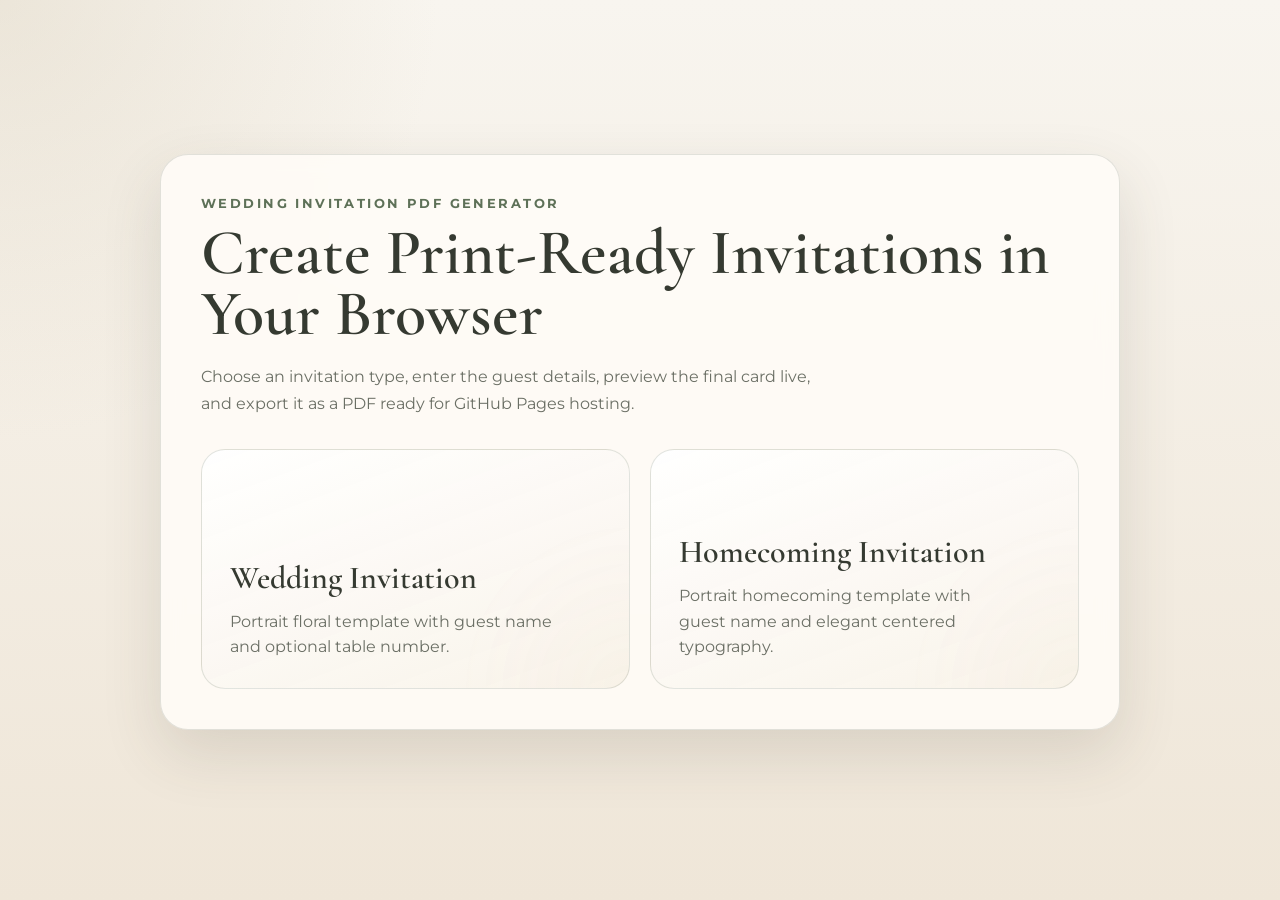
<file: index.html>
<!DOCTYPE html>
<html lang="en">
<head>
  <meta charset="UTF-8">
  <meta name="viewport" content="width=device-width, initial-scale=1.0">
  <title>Invitation PDF Generator</title>
  <link rel="preconnect" href="https://fonts.googleapis.com">
  <link rel="preconnect" href="https://fonts.gstatic.com" crossorigin>
  <link href="https://fonts.googleapis.com/css2?family=Cormorant+Garamond:wght@400;500;600;700&family=Great+Vibes&family=Montserrat:wght@400;500;600;700&display=swap" rel="stylesheet">
  <link rel="stylesheet" href="css/style.css">
</head>
<body>
  <main class="home-shell">
    <section class="hero-card">
      <p class="eyebrow">Wedding Invitation PDF Generator</p>
      <h1>Create Print-Ready Invitations in Your Browser</h1>
      <p class="hero-copy">
        Choose an invitation type, enter the guest details, preview the final card live, and export it as a PDF ready for GitHub Pages hosting.
      </p>
      <div class="selection-grid">
        <a class="selection-card" href="wedding.html">
          <span class="selection-label">Wedding Invitation</span>
          <span class="selection-hint">Portrait floral template with guest name and optional table number.</span>
        </a>
        <a class="selection-card" href="homecomming.html">
          <span class="selection-label">Homecoming Invitation</span>
          <span class="selection-hint">Portrait homecoming template with guest name and elegant centered typography.</span>
        </a>
      </div>
    </section>
  </main>
</body>
</html>
</file>
<file: css/style.css>
:root {
  --bg: #f4efe6;
  --surface: rgba(255, 252, 247, 0.88);
  --surface-strong: #fffdfa;
  --line: rgba(74, 90, 74, 0.16);
  --text: #353a31;
  --muted: #6b6f65;
  --accent: #5e7158;
  --shadow: 0 24px 60px rgba(68, 65, 48, 0.14);
  --radius: 28px;
  --card-width: 1240px;
  --card-height: 1748px;
  --card-ratio: 1240 / 1748;
}

* {
  box-sizing: border-box;
}

body {
  margin: 0;
  min-height: 100vh;
  font-family: "Montserrat", sans-serif;
  color: var(--text);
  background:
    radial-gradient(
      circle at top left,
      rgba(213, 201, 177, 0.35),
      transparent 28%
    ),
    linear-gradient(180deg, #f8f5ef 0%, #efe6d8 100%);
}

img {
  display: block;
  max-width: 100%;
}

a {
  color: inherit;
  text-decoration: none;
}

.home-shell,
.page-shell {
  width: min(1240px, calc(100% - 32px));
  margin: 0 auto;
  padding: 32px 0 48px;
}

.home-shell {
  min-height: 100vh;
  display: grid;
  place-items: center;
}

.hero-card,
.form-card,
.preview-card {
  background: var(--surface);
  border: 1px solid var(--line);
  border-radius: var(--radius);
  box-shadow: var(--shadow);
  backdrop-filter: blur(10px);
}

.hero-card {
  width: min(960px, 100%);
  padding: 40px;
}

.eyebrow {
  margin: 0 0 12px;
  font-size: 0.84rem;
  font-weight: 700;
  letter-spacing: 0.18em;
  text-transform: uppercase;
  color: var(--accent);
}

h1 {
  margin: 0;
  font-family: "Cormorant Garamond", serif;
  font-size: clamp(2.4rem, 5vw, 4.4rem);
  line-height: 0.95;
  font-weight: 600;
}

.hero-copy,
.section-copy {
  margin: 18px 0 0;
  max-width: 56ch;
  line-height: 1.7;
  color: var(--muted);
}

.selection-grid {
  display: grid;
  grid-template-columns: repeat(2, minmax(0, 1fr));
  gap: 20px;
  margin-top: 32px;
}

.selection-card {
  padding: 28px;
  min-height: 240px;
  border-radius: 24px;
  border: 1px solid rgba(94, 113, 88, 0.18);
  background:
    linear-gradient(
      160deg,
      rgba(255, 255, 255, 0.9),
      rgba(248, 242, 232, 0.86)
    ),
    radial-gradient(
      circle at bottom right,
      rgba(216, 198, 163, 0.28),
      transparent 35%
    );
  display: flex;
  flex-direction: column;
  justify-content: flex-end;
  gap: 12px;
  transition:
    transform 0.2s ease,
    box-shadow 0.2s ease,
    border-color 0.2s ease;
}

.selection-card:hover,
.selection-card:focus-visible {
  transform: translateY(-4px);
  box-shadow: 0 20px 45px rgba(68, 65, 48, 0.16);
  border-color: rgba(94, 113, 88, 0.32);
}

.selection-label {
  font-family: "Cormorant Garamond", serif;
  font-size: 2rem;
  font-weight: 600;
}

.selection-hint {
  max-width: 30ch;
  line-height: 1.6;
  color: var(--muted);
}

.page-shell {
  display: grid;
  grid-template-columns: 1fr;
  gap: 28px;
  align-items: start;
}

.form-card,
.preview-card {
  padding: 28px;
}

.form-card {
  position: sticky;
  top: 24px;
  max-width: 400px;
  margin: 0 auto;
}

.invitation-form {
  display: grid;
  gap: 14px;
  margin-top: 24px;
}

.invitation-form label {
  font-size: 0.95rem;
  font-weight: 600;
}

.invitation-form input,
.invitation-form select {
  width: 100%;
  padding: 14px 16px;
  border: 1px solid rgba(94, 113, 88, 0.18);
  border-radius: 16px;
  font: inherit;
  color: var(--text);
  background: var(--surface-strong);
  outline: none;
  transition:
    border-color 0.2s ease,
    box-shadow 0.2s ease;
}

.invitation-form input:focus,
.invitation-form select:focus {
  border-color: rgba(94, 113, 88, 0.48);
  box-shadow: 0 0 0 4px rgba(94, 113, 88, 0.12);
}

.muted {
  color: var(--muted);
  font-weight: 500;
}

.form-actions {
  display: flex;
  flex-wrap: wrap;
  gap: 12px;
  margin-top: 10px;
}

.primary-button,
.secondary-link {
  display: inline-flex;
  align-items: center;
  justify-content: center;
  min-height: 48px;
  padding: 0 20px;
  border-radius: 999px;
  font-weight: 700;
}

.primary-button {
  border: 0;
  color: #fff;
  background: linear-gradient(135deg, #50624c, #73856d);
  cursor: pointer;
}

.secondary-link {
  border: 1px solid rgba(94, 113, 88, 0.2);
  background: rgba(255, 255, 255, 0.72);
}

.preview-card {
  display: flex;
  justify-content: center;
}

.preview-wrapper {
  width: 100%;
  display: flex;
  justify-content: center;
  overflow-y: auto;
  max-height: 100vh;
  padding-bottom: 4px;
}

.invitation-card {
  position: relative;
  width: var(--card-width);
  aspect-ratio: var(--card-ratio);
  flex: 0 0 auto;
  overflow: hidden;
  background: #fff;
  border-radius: 24px;
  box-shadow: 0 20px 50px rgba(53, 58, 49, 0.18);
}

.template-img {
  width: 100%;
  height: 100%;
  object-fit: cover;
  object-position: center;
  display: block;
}

.invitation-card--export {
  position: fixed;
  top: -10000px;
  left: -10000px;
  width: var(--card-width);
  height: var(--card-height);
  max-width: none;
  border-radius: 0;
  box-shadow: none;
  margin: 0;
  padding: 0;
}

.guest-name {
  position: absolute;
  left: 50%;
  transform: translateX(-50%);
  width: 76%;
  text-align: center;
  color: #4f5749;
  font-family: "Cormorant Garamond", serif;
  line-height: 1.18;
  margin: 0;
}

.guest-name__text {
  display: inline-block;
  max-width: 100%;
  padding: 0 10px 14px;
  margin: 0;
}

.guest-name__text::after {
  content: "";
  display: block;
  width: 100%;
  margin: 2px auto 0;
  border-bottom: 1.5px solid rgba(121, 112, 85, 0.62);
}

.guest-name--wedding {
  top: 850px;
  font-size: 35px;
  font-weight: 600;
  letter-spacing: 0.04em;
}

.guest-name--homecoming {
  top: 1014px;
  width: 82.2%;
  font-size: 42px;
  font-weight: 600;
  font-style: italic;
  color: #71716f;
}

.table-number {
  position: absolute;
  top: 1450px;
  left: 50%;
  transform: translateX(-50%);
  width: 150px;
  display: flex;
  align-items: center;
  justify-content: center;
  font-family: "Cormorant Garamond", serif;
  font-size: 24px;
  font-weight: 700;
  color: #7b6d4b;
  margin: 0;
}

@media (max-width: 1440px) {
  .invitation-card {
    width: 700px;
    height: calc(700px * 1748 / 1240);
  }
}

@media (max-width: 980px) {
  .page-shell {
    grid-template-columns: 1fr;
  }

  .form-card {
    position: static;
    max-width: 100%;
  }

  .preview-card {
    padding: 20px;
  }
}

@media (max-width: 720px) {
  .home-shell,
  .page-shell {
    width: min(100% - 20px, 1240px);
    padding: 20px 0 28px;
  }

  .hero-card,
  .form-card,
  .preview-card {
    padding: 20px;
    border-radius: 24px;
  }

  .selection-grid {
    grid-template-columns: 1fr;
  }

  .selection-card {
    min-height: 190px;
  }

  .preview-wrapper {
    justify-content: flex-start;
  }
}
</file>
